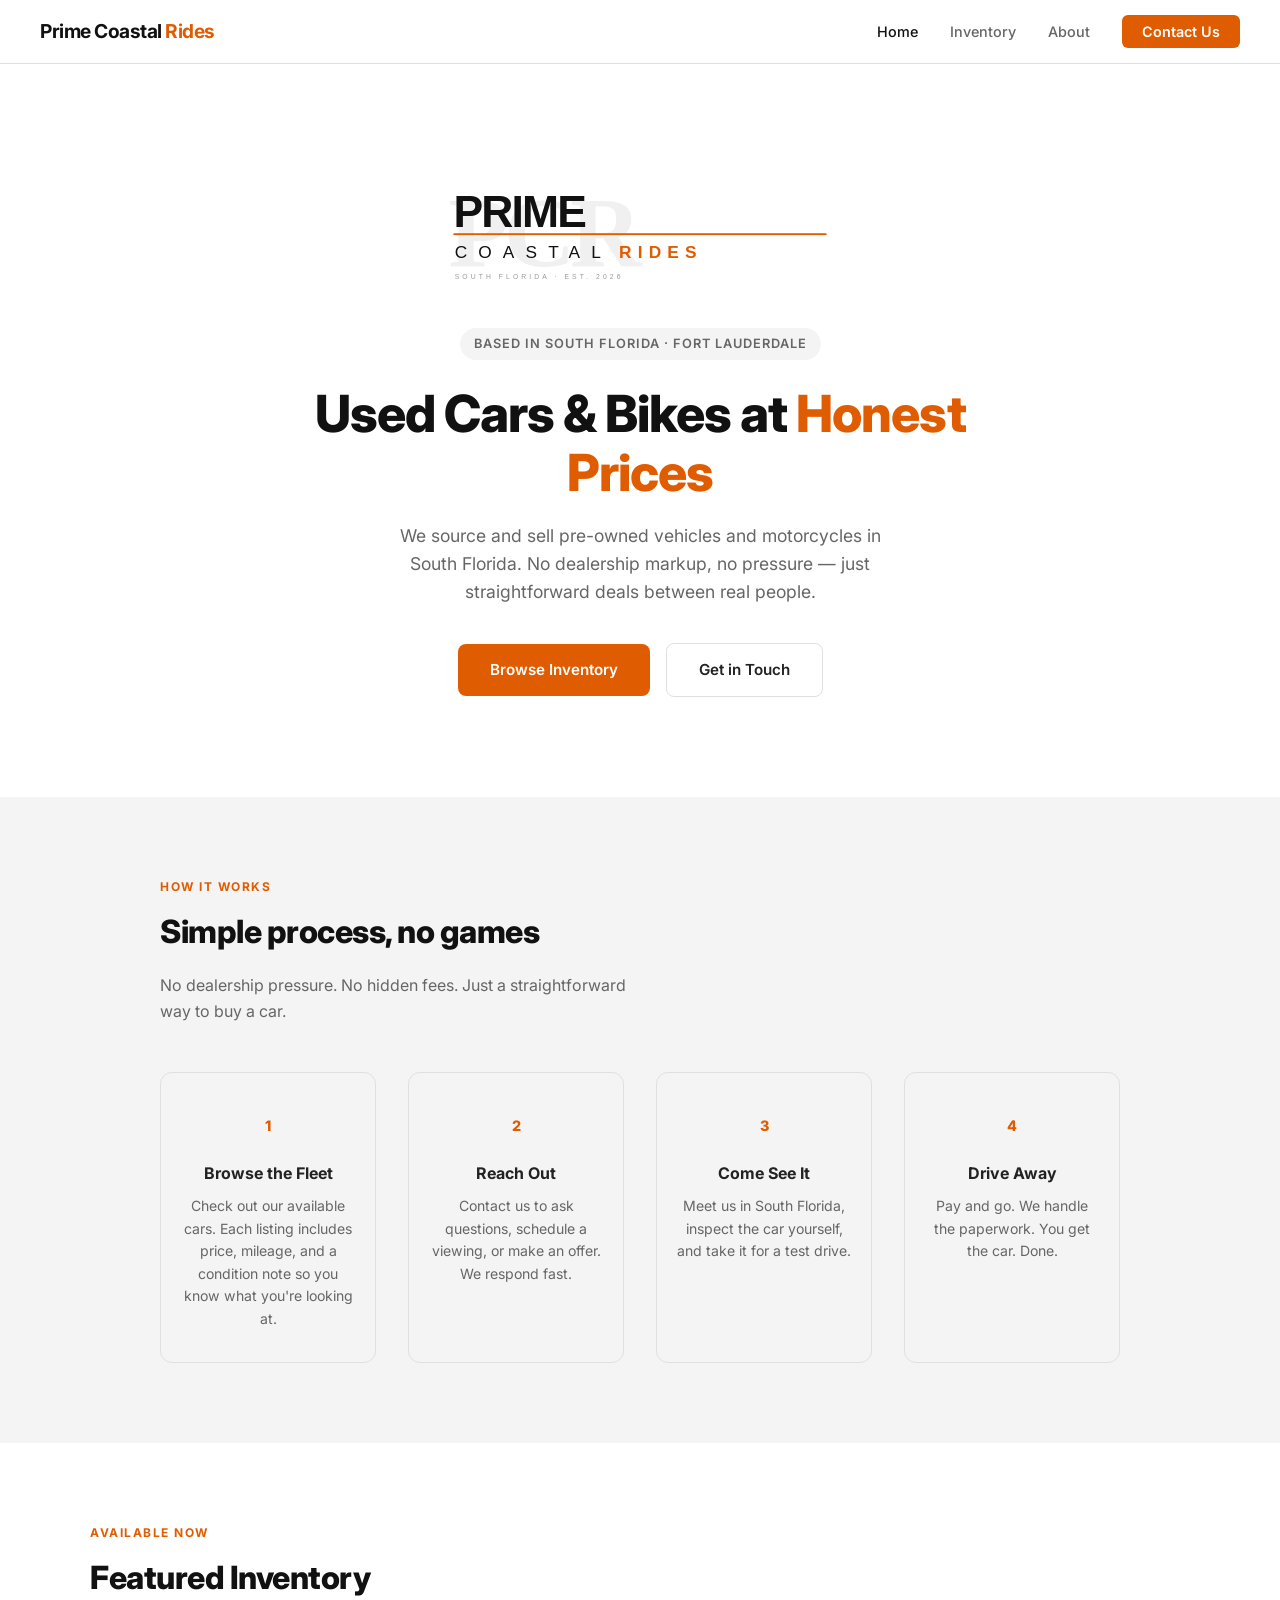
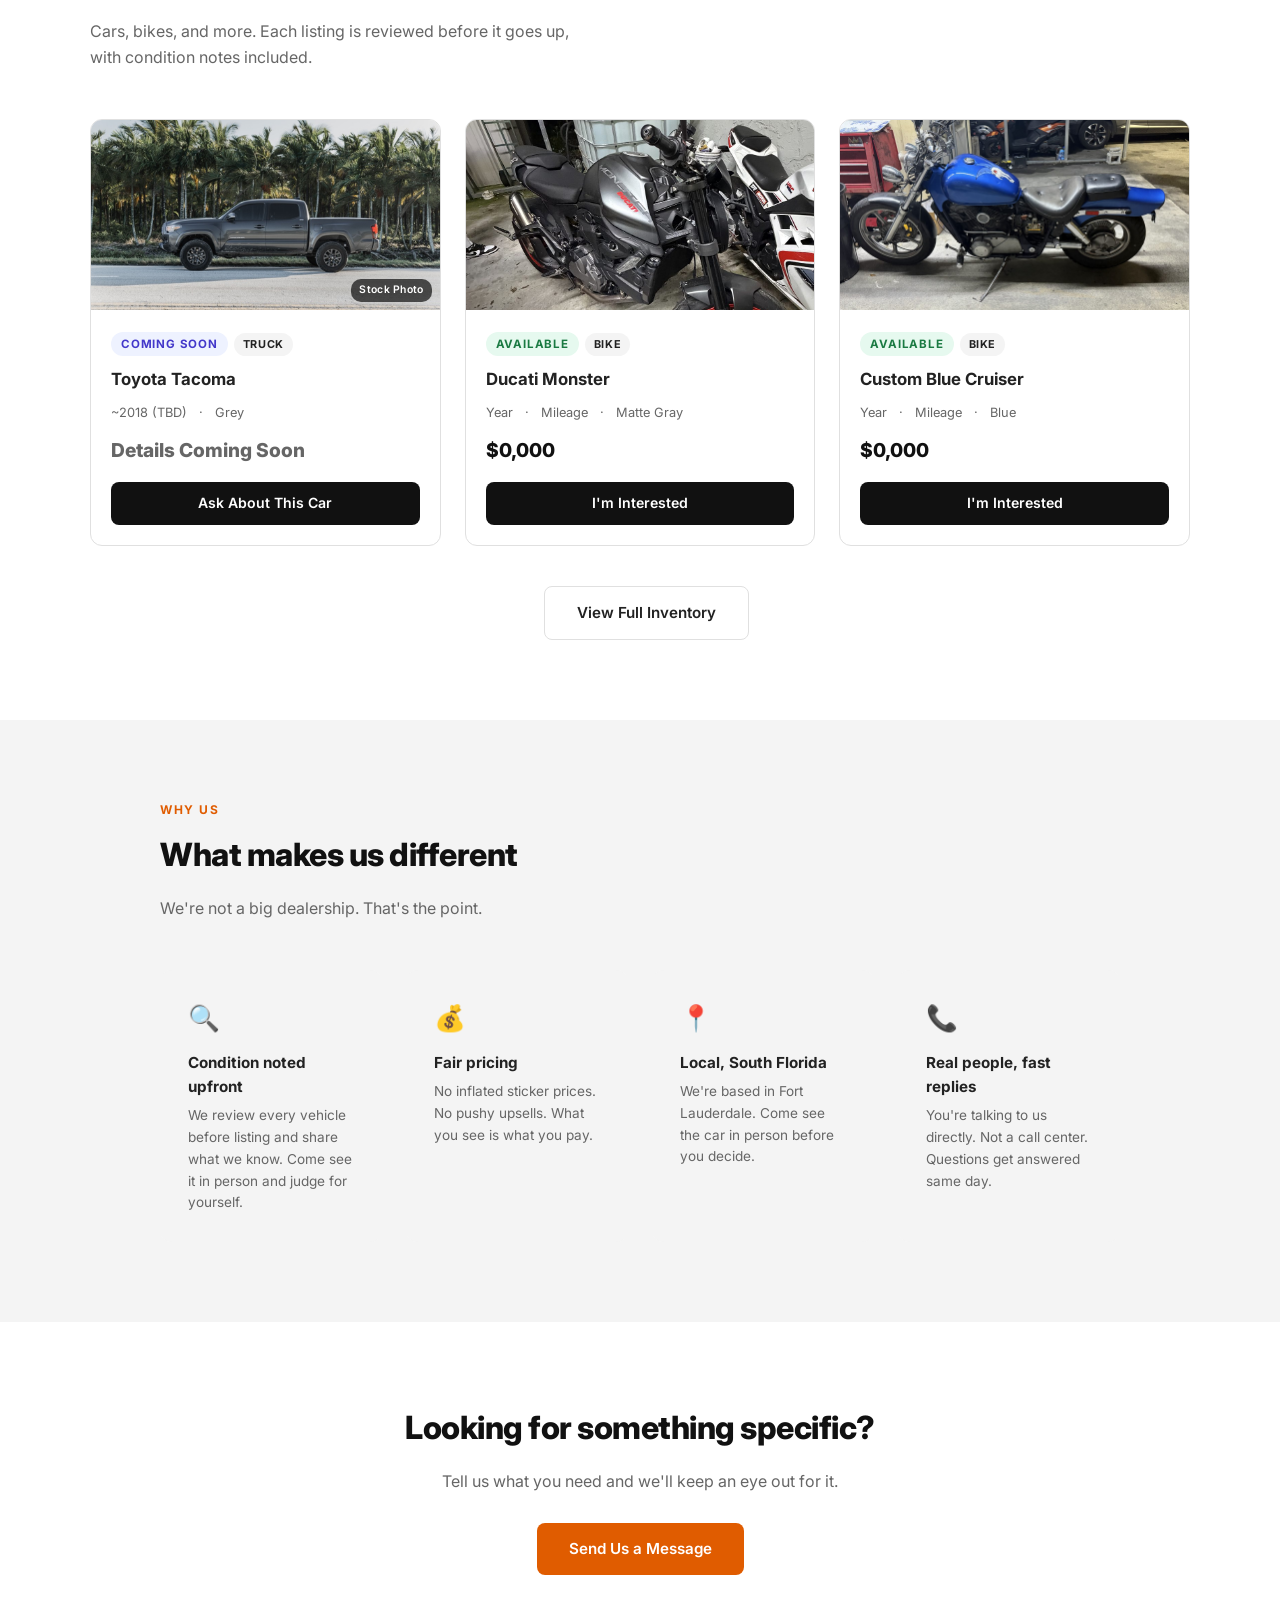
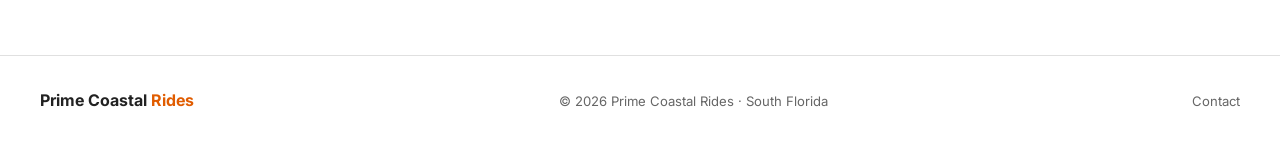
<file: index.html>
<!DOCTYPE html>
<html lang="en">
<head>
  <meta charset="UTF-8" />
  <meta name="viewport" content="width=device-width, initial-scale=1.0" />
  <title>Prime Coastal Rides — Used Cars & Bikes in South Florida</title>
  <link rel="stylesheet" href="styles.css" />
  <link rel="preconnect" href="https://fonts.googleapis.com" />
  <link href="https://fonts.googleapis.com/css2?family=Inter:wght@400;500;600;700;800&display=swap" rel="stylesheet" />
</head>
<body>

  <!-- NAV -->
  <nav>
    <a href="index.html" class="nav-logo">Prime Coastal<span> Rides</span></a>
    <input type="checkbox" id="nav-toggle" class="nav-toggle-input" />
    <label for="nav-toggle" class="nav-toggle" aria-label="Toggle menu"><span></span><span></span><span></span></label>
    <ul class="nav-links">
      <li><a href="index.html" class="active">Home</a></li>
      <li><a href="inventory.html">Inventory</a></li>
      <li><a href="about.html">About</a></li>
      <li><a href="contact.html" class="nav-cta">Contact Us</a></li>
    </ul>
  </nav>

  <!-- HERO -->
  <div class="hero">
    <img src="logo.svg" alt="Prime Coastal Rides" class="hero-logo" />
    <div class="hero-tag">Based in South Florida · Fort Lauderdale</div>
    <h1>Used Cars & Bikes at <span>Honest Prices</span></h1>
    <p>We source and sell pre-owned vehicles and motorcycles in South Florida. No dealership markup, no pressure — just straightforward deals between real people.</p>
    <a href="inventory.html" class="btn btn-primary">Browse Inventory</a>
    <a href="contact.html" class="btn btn-outline">Get in Touch</a>
  </div>

  <!-- HOW IT WORKS -->
  <section style="background: var(--light-gray);">
    <div class="steps">
      <div class="section-label">How it works</div>
      <div class="section-title">Simple process, no games</div>
      <p class="section-sub">No dealership pressure. No hidden fees. Just a straightforward way to buy a car.</p>
      <div class="steps-grid">
        <div class="step">
          <div class="step-num">1</div>
          <h3>Browse the Fleet</h3>
          <p>Check out our available cars. Each listing includes price, mileage, and a condition note so you know what you're looking at.</p>
        </div>
        <div class="step">
          <div class="step-num">2</div>
          <h3>Reach Out</h3>
          <p>Contact us to ask questions, schedule a viewing, or make an offer. We respond fast.</p>
        </div>
        <div class="step">
          <div class="step-num">3</div>
          <h3>Come See It</h3>
          <p>Meet us in South Florida, inspect the car yourself, and take it for a test drive.</p>
        </div>
        <div class="step">
          <div class="step-num">4</div>
          <h3>Drive Away</h3>
          <p>Pay and go. We handle the paperwork. You get the car. Done.</p>
        </div>
      </div>
    </div>
  </section>

  <!-- FEATURED INVENTORY -->
  <section>
    <div style="max-width: 1100px; margin: 0 auto;">
      <div class="section-label">Available now</div>
      <div class="section-title">Featured Inventory</div>
      <p class="section-sub">Cars, bikes, and more. Each listing is reviewed before it goes up, with condition notes included.</p>

      <div class="fleet-grid">

        <div class="car-card">
          <div class="car-img">
            <img src="images/toyota-tacoma-grey.jpg" alt="Grey Toyota Tacoma (stock photo)" style="width:100%; height:100%; object-fit:cover;" />
            <span class="stock-photo-tag">Stock Photo</span>
          </div>
          <div class="car-info">
            <span class="car-badge badge-coming-soon">Coming Soon</span><span class="type-tag">Truck</span>
            <h3>Toyota Tacoma</h3>
            <div class="car-specs">
              <span class="car-spec">~2018 (TBD)</span>
              <span class="car-spec">·</span>
              <span class="car-spec">Grey</span>
            </div>
            <div class="car-price" style="color: var(--gray);">Details Coming Soon</div>
            <a href="contact.html" class="car-cta">Ask About This Car</a>
          </div>
        </div>

        <div class="car-card">
          <div class="car-img"><img src="images/ducati-monster.jpg" alt="Ducati Monster" style="width:100%; height:100%; object-fit:cover;" /></div>
          <div class="car-info">
            <span class="car-badge badge-available">Available</span><span class="type-tag">Bike</span>
            <h3>Ducati Monster</h3>
            <div class="car-specs">
              <span class="car-spec">Year</span>
              <span class="car-spec">·</span>
              <span class="car-spec">Mileage</span>
              <span class="car-spec">·</span>
              <span class="car-spec">Matte Gray</span>
            </div>
            <div class="car-price">$0,000</div>
            <a href="contact.html" class="car-cta">I'm Interested</a>
          </div>
        </div>

        <div class="car-card">
          <div class="car-img"><img src="images/blue-cruiser.jpg" alt="Custom blue cruiser motorcycle" style="width:100%; height:100%; object-fit:cover;" /></div>
          <div class="car-info">
            <span class="car-badge badge-available">Available</span><span class="type-tag">Bike</span>
            <h3>Custom Blue Cruiser</h3>
            <div class="car-specs">
              <span class="car-spec">Year</span>
              <span class="car-spec">·</span>
              <span class="car-spec">Mileage</span>
              <span class="car-spec">·</span>
              <span class="car-spec">Blue</span>
            </div>
            <div class="car-price">$0,000</div>
            <a href="contact.html" class="car-cta">I'm Interested</a>
          </div>
        </div>

      </div>

      <div style="text-align:center; margin-top: 40px;">
        <a href="inventory.html" class="btn btn-outline">View Full Inventory</a>
      </div>
    </div>
  </section>

  <!-- WHY US -->
  <section style="background: var(--light-gray);">
    <div style="max-width: 960px; margin: 0 auto;">
      <div class="section-label">Why us</div>
      <div class="section-title">What makes us different</div>
      <p class="section-sub">We're not a big dealership. That's the point.</p>
      <div class="why-grid">
        <div class="why-card">
          <div class="why-icon">🔍</div>
          <h3>Condition noted upfront</h3>
          <p>We review every vehicle before listing and share what we know. Come see it in person and judge for yourself.</p>
        </div>
        <div class="why-card">
          <div class="why-icon">💰</div>
          <h3>Fair pricing</h3>
          <p>No inflated sticker prices. No pushy upsells. What you see is what you pay.</p>
        </div>
        <div class="why-card">
          <div class="why-icon">📍</div>
          <h3>Local, South Florida</h3>
          <p>We're based in Fort Lauderdale. Come see the car in person before you decide.</p>
        </div>
        <div class="why-card">
          <div class="why-icon">📞</div>
          <h3>Real people, fast replies</h3>
          <p>You're talking to us directly. Not a call center. Questions get answered same day.</p>
        </div>
      </div>
    </div>
  </section>

  <!-- CTA BANNER -->
  <section style="text-align: center; padding: 80px 40px;">
    <div class="section-title">Looking for something specific?</div>
    <p style="color: var(--gray); margin-bottom: 28px; font-size: 1rem;">Tell us what you need and we'll keep an eye out for it.</p>
    <a href="contact.html" class="btn btn-primary">Send Us a Message</a>
  </section>

  <!-- FOOTER -->
  <footer>
    <div class="footer-logo">Prime Coastal<span> Rides</span></div>
    <p>© 2026 Prime Coastal Rides · South Florida</p>
    <p><a href="contact.html" style="color: var(--gray);">Contact</a></p>
  </footer>

</body>
</html>
</file>
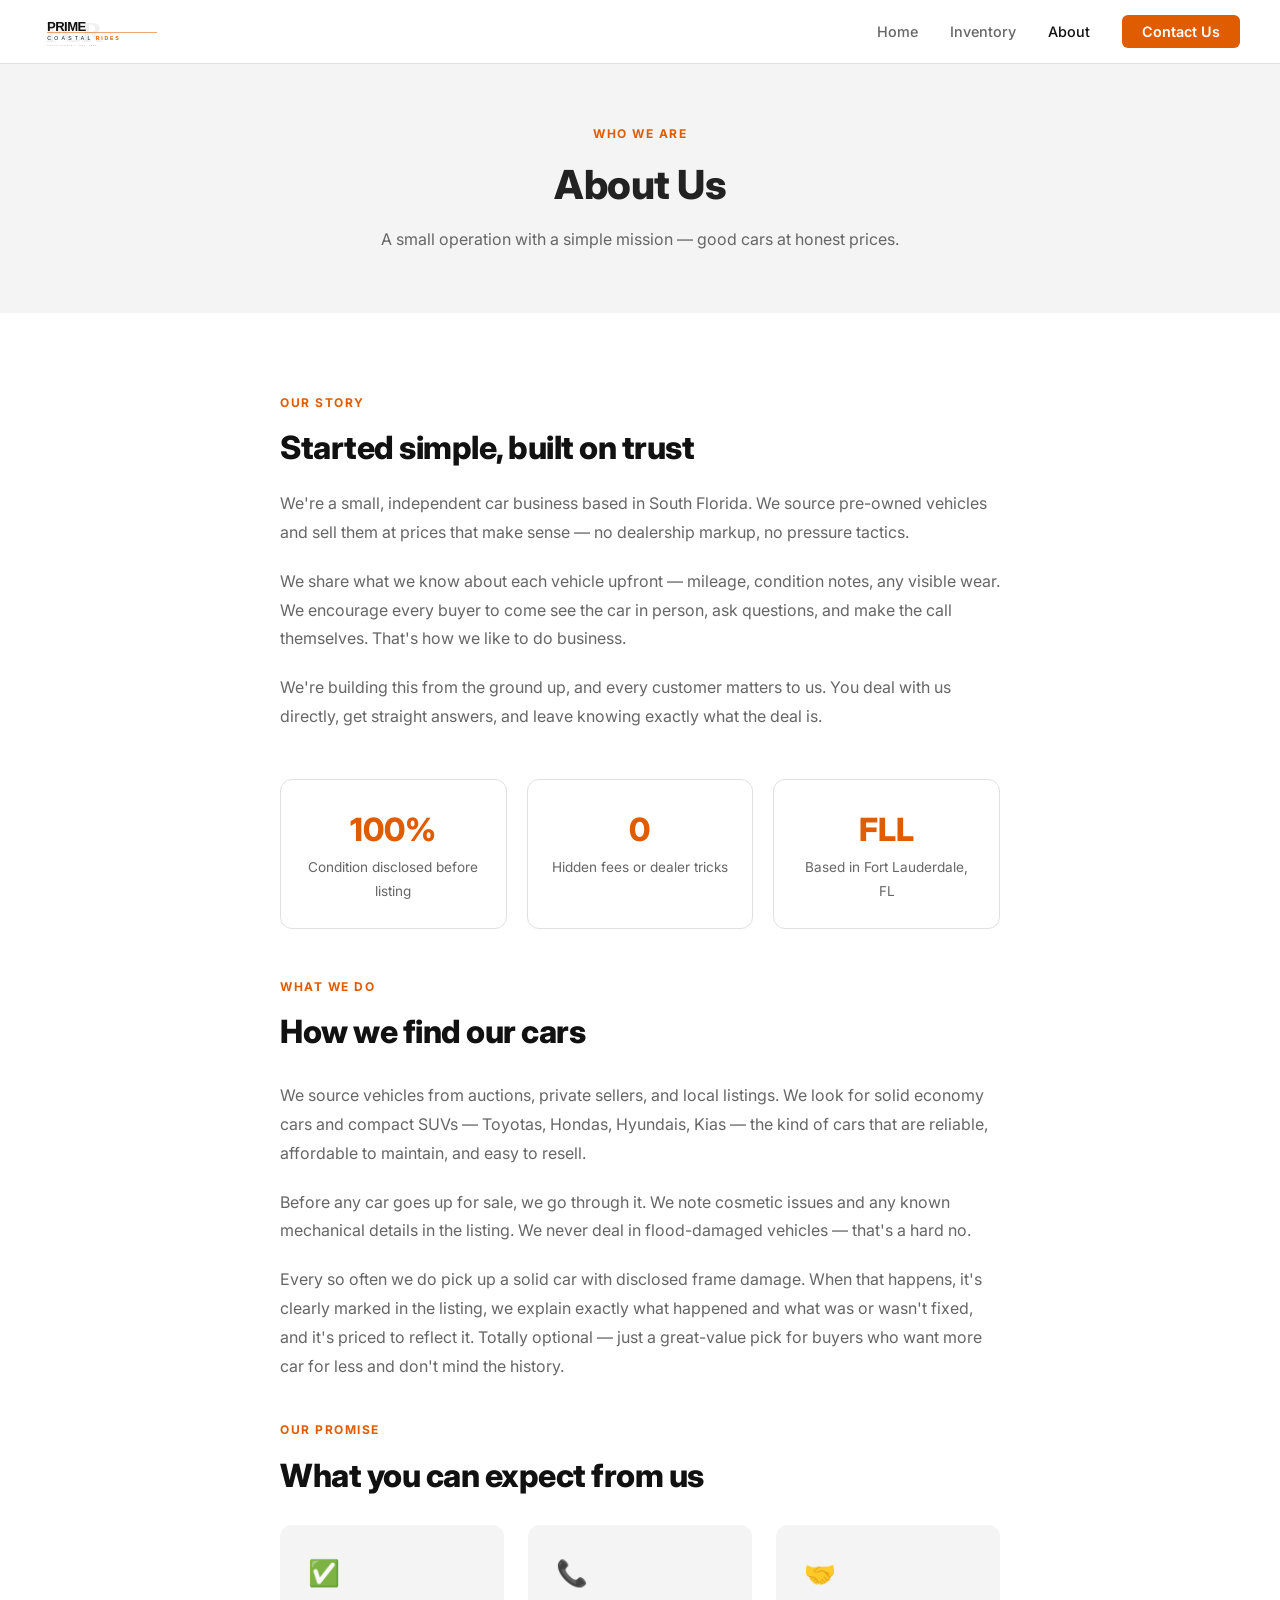
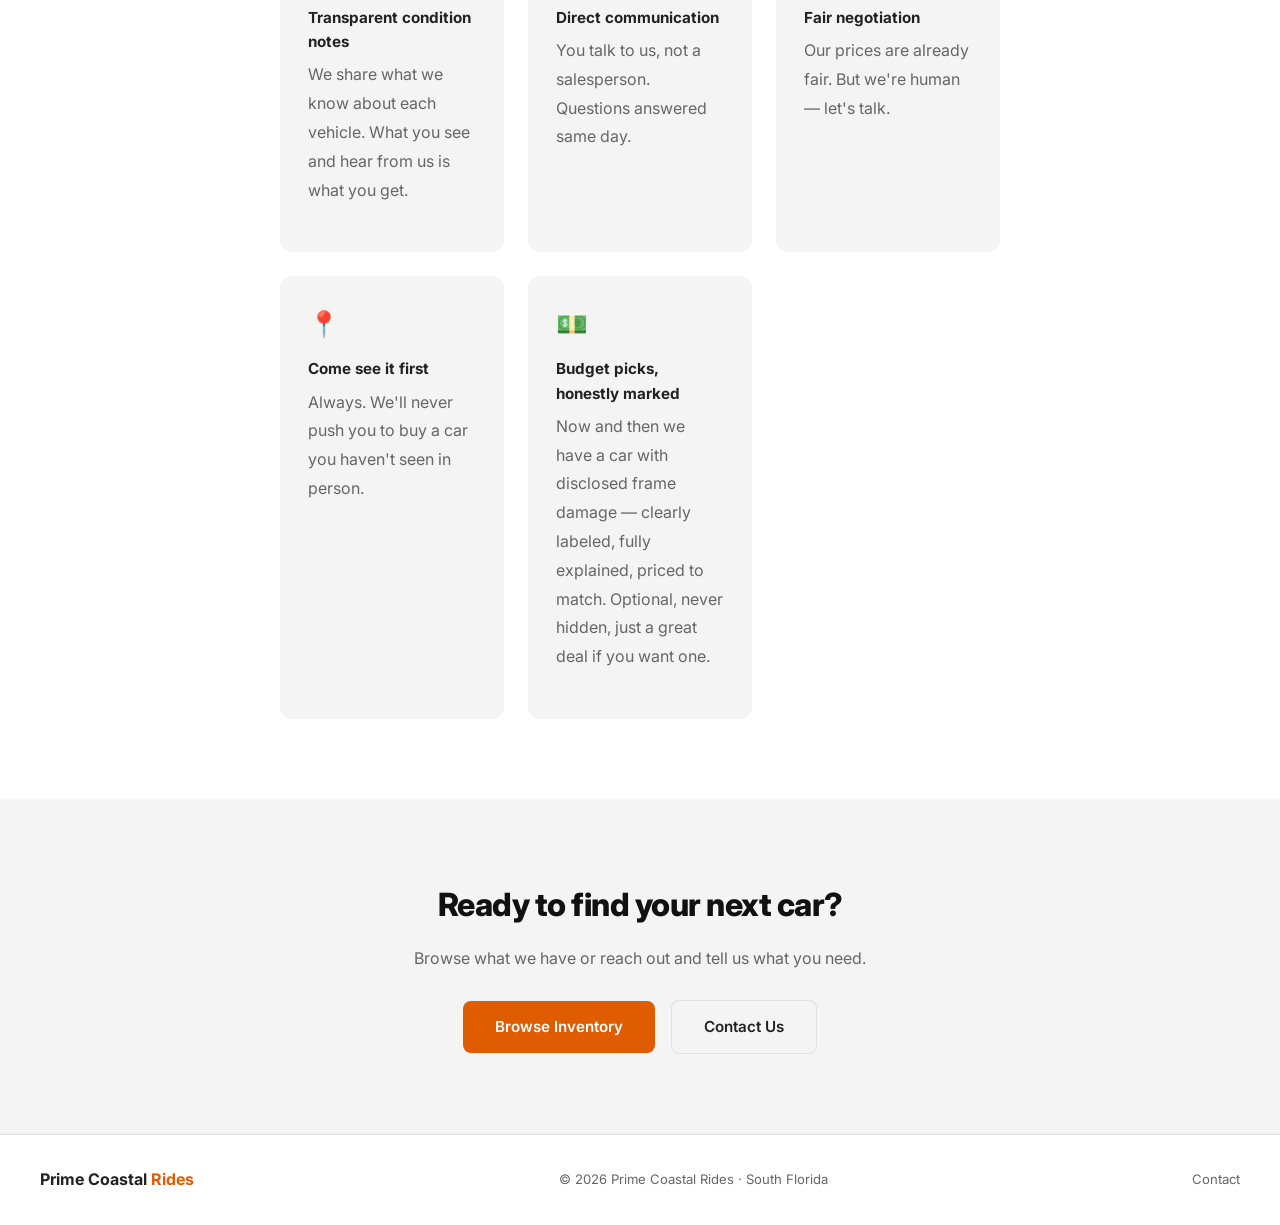
<file: about.html>
<!DOCTYPE html>
<html lang="en">
<head>
  <meta charset="UTF-8" />
  <meta name="viewport" content="width=device-width, initial-scale=1.0" />
  <title>About — Prime Coastal Rides</title>
  <link rel="stylesheet" href="styles.css" />
  <link rel="preconnect" href="https://fonts.googleapis.com" />
  <link href="https://fonts.googleapis.com/css2?family=Inter:wght@400;500;600;700;800&display=swap" rel="stylesheet" />
</head>
<body>

  <nav>
    <a href="index.html"><img src="logo.svg" alt="Prime Coastal Rides" class="nav-logo-img" /></a>
    <input type="checkbox" id="nav-toggle" class="nav-toggle-input" />
    <label for="nav-toggle" class="nav-toggle" aria-label="Toggle menu"><span></span><span></span><span></span></label>
    <ul class="nav-links">
      <li><a href="index.html">Home</a></li>
      <li><a href="inventory.html">Inventory</a></li>
      <li><a href="about.html" class="active">About</a></li>
      <li><a href="contact.html" class="nav-cta">Contact Us</a></li>
    </ul>
  </nav>

  <div class="page-header">
    <div class="section-label">Who we are</div>
    <h1>About Us</h1>
    <p>A small operation with a simple mission — good cars at honest prices.</p>
  </div>

  <section>
    <div class="about-content">
      <div class="section-label">Our story</div>
      <div class="section-title">Started simple, built on trust</div>

      <p>We're a small, independent car business based in South Florida. We source pre-owned vehicles and sell them at prices that make sense — no dealership markup, no pressure tactics.</p>

      <p>We share what we know about each vehicle upfront — mileage, condition notes, any visible wear. We encourage every buyer to come see the car in person, ask questions, and make the call themselves. That's how we like to do business.</p>

      <p>We're building this from the ground up, and every customer matters to us. You deal with us directly, get straight answers, and leave knowing exactly what the deal is.</p>

      <div class="about-highlights">
        <div class="highlight">
          <div class="highlight-num">100%</div>
          <p>Condition disclosed before listing</p>
        </div>
        <div class="highlight">
          <div class="highlight-num">0</div>
          <p>Hidden fees or dealer tricks</p>
        </div>
        <div class="highlight">
          <div class="highlight-num">FLL</div>
          <p>Based in Fort Lauderdale, FL</p>
        </div>
      </div>

      <div class="section-label">What we do</div>
      <div class="section-title" style="margin-bottom: 24px;">How we find our cars</div>

      <p>We source vehicles from auctions, private sellers, and local listings. We look for solid economy cars and compact SUVs — Toyotas, Hondas, Hyundais, Kias — the kind of cars that are reliable, affordable to maintain, and easy to resell.</p>

      <p>Before any car goes up for sale, we go through it. We note cosmetic issues and any known mechanical details in the listing. We never deal in flood-damaged vehicles — that's a hard no.</p>

      <p>Every so often we do pick up a solid car with disclosed frame damage. When that happens, it's clearly marked in the listing, we explain exactly what happened and what was or wasn't fixed, and it's priced to reflect it. Totally optional — just a great-value pick for buyers who want more car for less and don't mind the history.</p>

      <div class="section-label" style="margin-top: 40px;">Our promise</div>
      <div class="section-title" style="margin-bottom: 24px;">What you can expect from us</div>

      <div class="why-grid" style="margin-top: 0;">
        <div class="why-card">
          <div class="why-icon">✅</div>
          <h3>Transparent condition notes</h3>
          <p>We share what we know about each vehicle. What you see and hear from us is what you get.</p>
        </div>
        <div class="why-card">
          <div class="why-icon">📞</div>
          <h3>Direct communication</h3>
          <p>You talk to us, not a salesperson. Questions answered same day.</p>
        </div>
        <div class="why-card">
          <div class="why-icon">🤝</div>
          <h3>Fair negotiation</h3>
          <p>Our prices are already fair. But we're human — let's talk.</p>
        </div>
        <div class="why-card">
          <div class="why-icon">📍</div>
          <h3>Come see it first</h3>
          <p>Always. We'll never push you to buy a car you haven't seen in person.</p>
        </div>
        <div class="why-card">
          <div class="why-icon">💵</div>
          <h3>Budget picks, honestly marked</h3>
          <p>Now and then we have a car with disclosed frame damage — clearly labeled, fully explained, priced to match. Optional, never hidden, just a great deal if you want one.</p>
        </div>
      </div>
    </div>
  </section>

  <!-- CTA -->
  <section style="background: var(--light-gray); text-align: center;">
    <div class="section-title">Ready to find your next car?</div>
    <p style="color: var(--gray); margin-bottom: 28px;">Browse what we have or reach out and tell us what you need.</p>
    <a href="inventory.html" class="btn btn-primary">Browse Inventory</a>
    <a href="contact.html" class="btn btn-outline">Contact Us</a>
  </section>

  <footer>
    <div class="footer-logo">Prime Coastal<span> Rides</span></div>
    <p>© 2026 Prime Coastal Rides · South Florida</p>
    <p><a href="contact.html" style="color: var(--gray);">Contact</a></p>
  </footer>

</body>
</html>
</file>
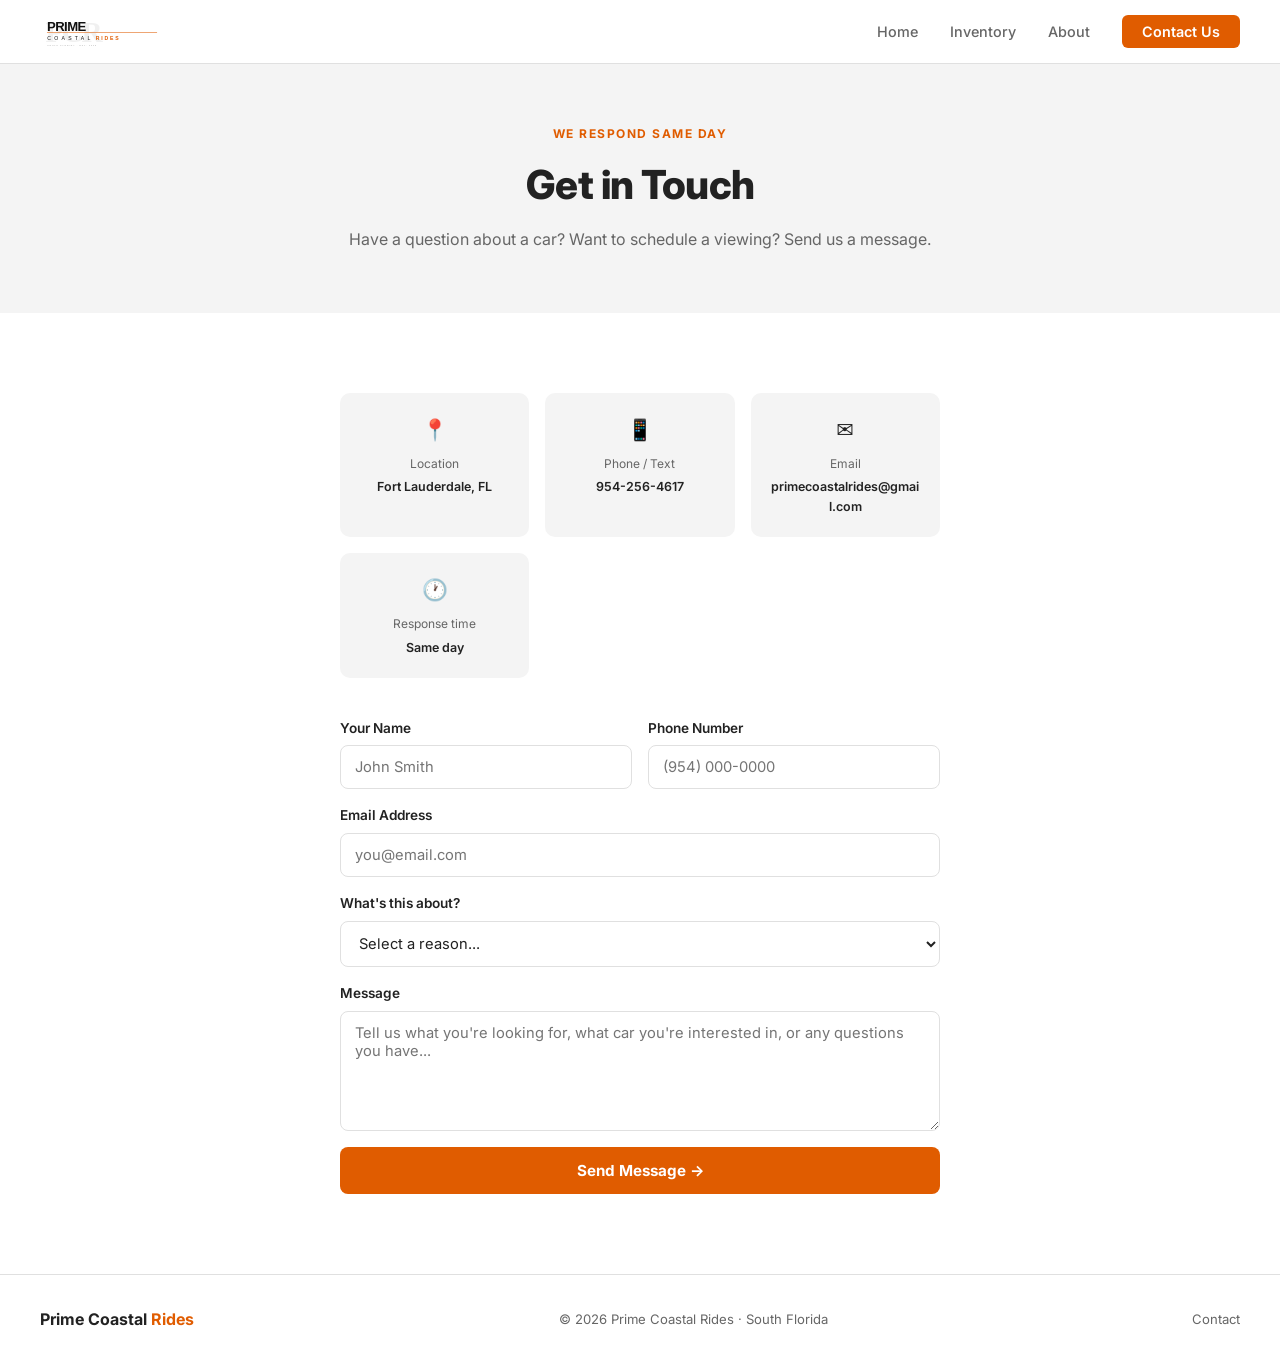
<file: contact.html>
<!DOCTYPE html>
<html lang="en">
<head>
  <meta charset="UTF-8" />
  <meta name="viewport" content="width=device-width, initial-scale=1.0" />
  <title>Contact — Prime Coastal Rides</title>
  <link rel="stylesheet" href="styles.css" />
  <link rel="preconnect" href="https://fonts.googleapis.com" />
  <link href="https://fonts.googleapis.com/css2?family=Inter:wght@400;500;600;700;800&display=swap" rel="stylesheet" />
</head>
<body>

  <nav>
    <a href="index.html"><img src="logo.svg" alt="Prime Coastal Rides" class="nav-logo-img" /></a>
    <input type="checkbox" id="nav-toggle" class="nav-toggle-input" />
    <label for="nav-toggle" class="nav-toggle" aria-label="Toggle menu"><span></span><span></span><span></span></label>
    <ul class="nav-links">
      <li><a href="index.html">Home</a></li>
      <li><a href="inventory.html">Inventory</a></li>
      <li><a href="about.html">About</a></li>
      <li><a href="contact.html" class="nav-cta active">Contact Us</a></li>
    </ul>
  </nav>

  <div class="page-header">
    <div class="section-label">We respond same day</div>
    <h1>Get in Touch</h1>
    <p>Have a question about a car? Want to schedule a viewing? Send us a message.</p>
  </div>

  <section>
    <div class="contact-wrap">

      <!-- Contact info -->
      <div class="contact-info">
        <div class="contact-item">
          <div class="ci-icon">📍</div>
          <div class="ci-label">Location</div>
          <div class="ci-value">Fort Lauderdale, FL</div>
        </div>
        <div class="contact-item">
          <div class="ci-icon">📱</div>
          <div class="ci-label">Phone / Text</div>
          <div class="ci-value">954-256-4617</div>
        </div>
        <div class="contact-item">
          <div class="ci-icon">✉️</div>
          <div class="ci-label">Email</div>
          <div class="ci-value">primecoastalrides@gmail.com</div>
        </div>
        <div class="contact-item">
          <div class="ci-icon">🕐</div>
          <div class="ci-label">Response time</div>
          <div class="ci-value">Same day</div>
        </div>
      </div>

      <!-- Form -->
      <form class="contact-form" action="https://formspree.io/f/xjgqaqzd" method="POST">
        <div class="form-row">
          <div class="form-group">
            <label for="name">Your Name</label>
            <input type="text" id="name" placeholder="John Smith" required />
          </div>
          <div class="form-group">
            <label for="phone">Phone Number</label>
            <input type="tel" id="phone" placeholder="(954) 000-0000" />
          </div>
        </div>

        <div class="form-group">
          <label for="email">Email Address</label>
          <input type="email" id="email" placeholder="you@email.com" required />
        </div>

        <div class="form-group">
          <label for="subject">What's this about?</label>
          <select id="subject">
            <option value="">Select a reason...</option>
            <option value="interested">I'm interested in a specific car</option>
            <option value="interested-bike">I'm interested in a specific bike</option>
            <option value="request">I'm looking for a specific car or bike</option>
            <option value="viewing">I want to schedule a viewing</option>
            <option value="question">General question</option>
            <option value="other">Other</option>
          </select>
        </div>

        <div class="form-group">
          <label for="message">Message</label>
          <textarea id="message" placeholder="Tell us what you're looking for, what car you're interested in, or any questions you have..." required></textarea>
        </div>

        <button type="submit" class="form-submit">Send Message →</button>

      </form>

    </div>
  </section>

  <footer>
    <div class="footer-logo">Prime Coastal<span> Rides</span></div>
    <p>© 2026 Prime Coastal Rides · South Florida</p>
    <p><a href="contact.html" style="color: var(--gray);">Contact</a></p>
  </footer>


</body>
</html>
</file>
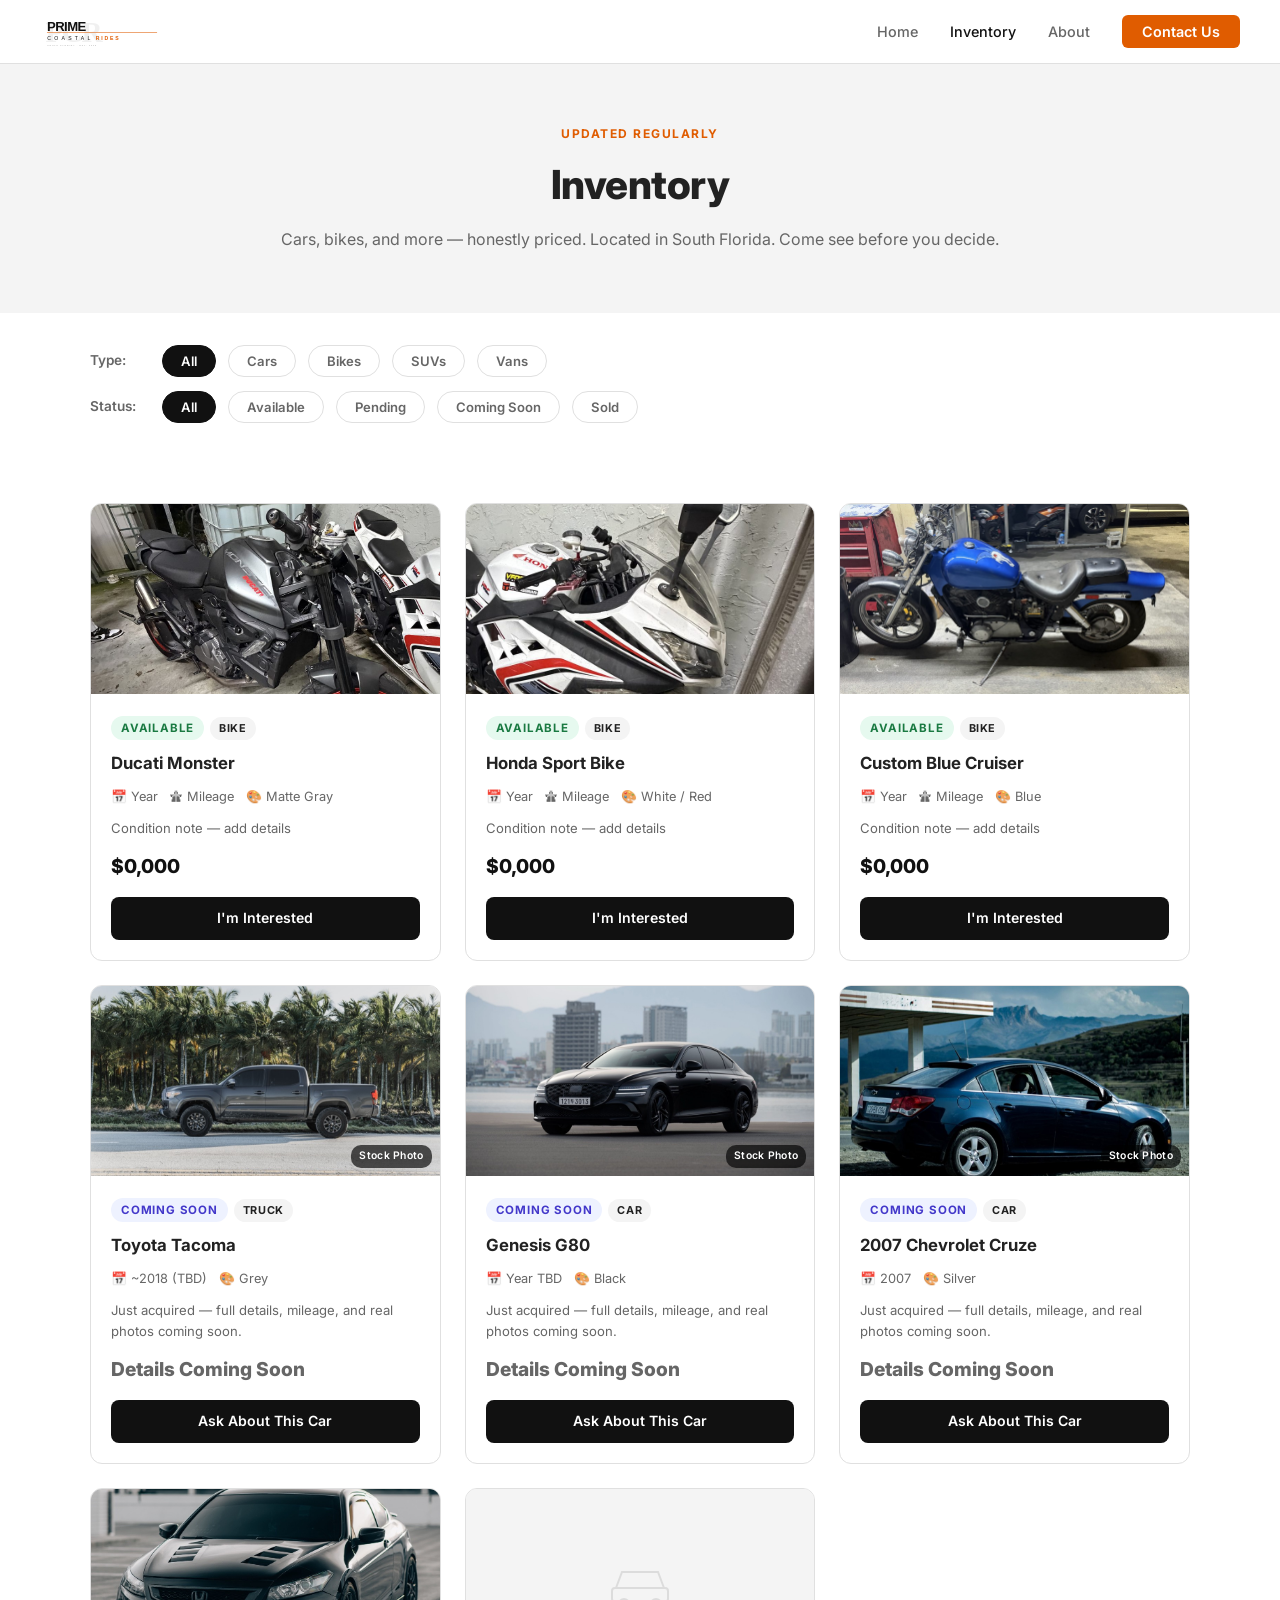
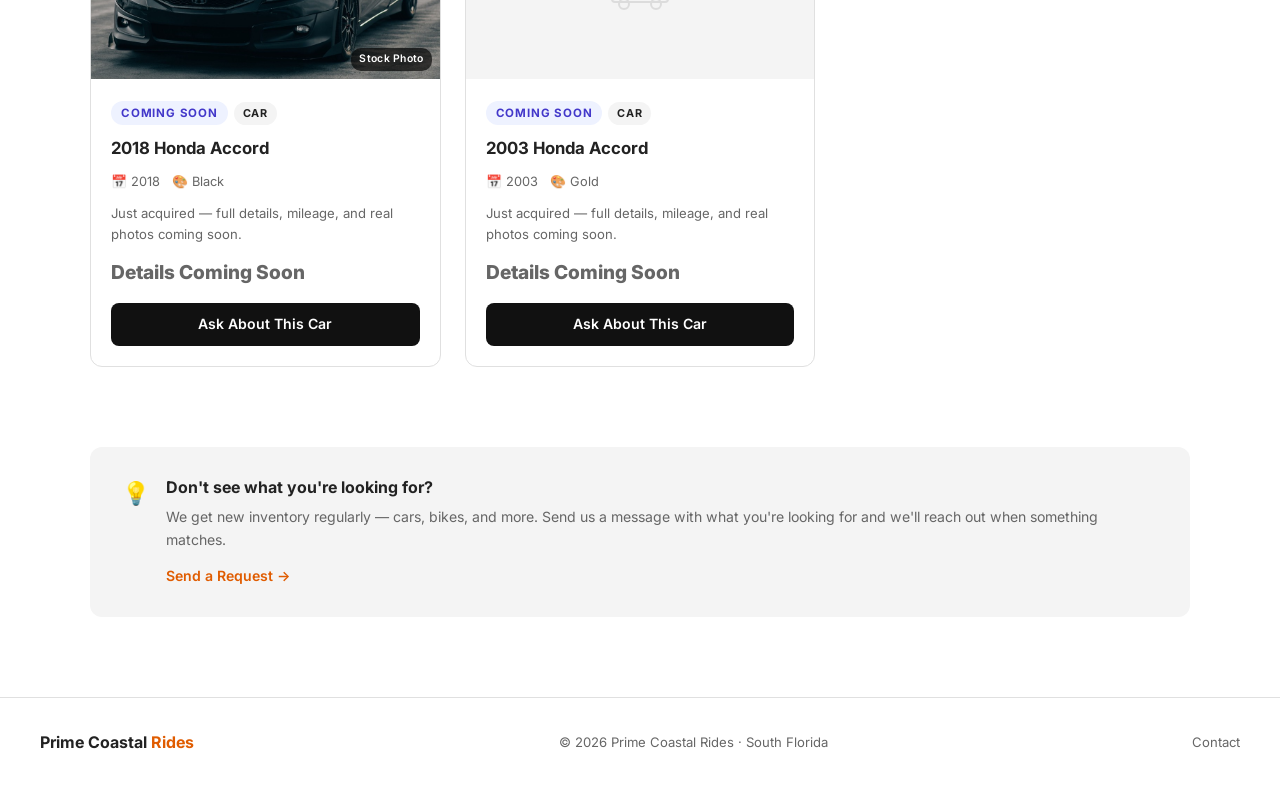
<file: inventory.html>
<!DOCTYPE html>
<html lang="en">
<head>
  <meta charset="UTF-8" />
  <meta name="viewport" content="width=device-width, initial-scale=1.0" />
  <title>Inventory — Prime Coastal Rides</title>
  <link rel="stylesheet" href="styles.css" />
  <link rel="preconnect" href="https://fonts.googleapis.com" />
  <link href="https://fonts.googleapis.com/css2?family=Inter:wght@400;500;600;700;800&display=swap" rel="stylesheet" />
</head>
<body>

  <nav>
    <a href="index.html"><img src="logo.svg" alt="Prime Coastal Rides" class="nav-logo-img" /></a>
    <input type="checkbox" id="nav-toggle" class="nav-toggle-input" />
    <label for="nav-toggle" class="nav-toggle" aria-label="Toggle menu"><span></span><span></span><span></span></label>
    <ul class="nav-links">
      <li><a href="index.html">Home</a></li>
      <li><a href="inventory.html" class="active">Inventory</a></li>
      <li><a href="about.html">About</a></li>
      <li><a href="contact.html" class="nav-cta">Contact Us</a></li>
    </ul>
  </nav>

  <div class="page-header">
    <div class="section-label">Updated regularly</div>
    <h1>Inventory</h1>
    <p>Cars, bikes, and more — honestly priced. Located in South Florida. Come see before you decide.</p>
  </div>

  <!-- FILTERS -->
  <section style="padding: 32px 40px 0;">
    <div style="max-width: 1100px; margin: 0 auto; display: flex; flex-direction: column; gap: 14px;">
      <div style="display: flex; gap: 12px; flex-wrap: wrap; align-items: center;">
        <span style="font-size: 0.85rem; font-weight: 600; color: var(--gray); width: 60px;">Type:</span>
        <button onclick="setCategory('all')" class="filter-btn cat-btn active" id="cat-all">All</button>
        <button onclick="setCategory('car')" class="filter-btn cat-btn" id="cat-car">Cars</button>
        <button onclick="setCategory('bike')" class="filter-btn cat-btn" id="cat-bike">Bikes</button>
        <button onclick="setCategory('suv')" class="filter-btn cat-btn" id="cat-suv">SUVs</button>
        <button onclick="setCategory('van')" class="filter-btn cat-btn" id="cat-van">Vans</button>
      </div>
      <div style="display: flex; gap: 12px; flex-wrap: wrap; align-items: center;">
        <span style="font-size: 0.85rem; font-weight: 600; color: var(--gray); width: 60px;">Status:</span>
        <button onclick="setStatus('all')" class="filter-btn stat-btn active" id="stat-all">All</button>
        <button onclick="setStatus('available')" class="filter-btn stat-btn" id="stat-available">Available</button>
        <button onclick="setStatus('pending')" class="filter-btn stat-btn" id="stat-pending">Pending</button>
        <button onclick="setStatus('coming-soon')" class="filter-btn stat-btn" id="stat-coming-soon">Coming Soon</button>
        <button onclick="setStatus('sold')" class="filter-btn stat-btn" id="stat-sold">Sold</button>
      </div>
    </div>
  </section>

  <style>
    .filter-btn {
      padding: 7px 18px;
      border: 1.5px solid var(--border);
      border-radius: 20px;
      background: var(--white);
      font-family: var(--font);
      font-size: 0.82rem;
      font-weight: 600;
      cursor: pointer;
      color: var(--gray);
      transition: all 0.2s;
    }
    .filter-btn.active, .filter-btn:hover {
      background: var(--black);
      color: var(--white);
      border-color: var(--black);
    }
  </style>

  <section>
    <div class="fleet-grid" id="inventory-grid" style="max-width: 1100px; margin: 0 auto;">

      <!-- BIKES -->
      <div class="car-card" data-category="bike" data-status="available">
        <div class="car-img">
          <img src="images/ducati-monster.jpg" alt="Ducati Monster" />
        </div>
        <div class="car-info">
          <span class="car-badge badge-available">Available</span><span class="type-tag">Bike</span>
          <h3>Ducati Monster</h3>
          <div class="car-specs">
            <span class="car-spec">📅 Year</span>
            <span class="car-spec">🛣 Mileage</span>
            <span class="car-spec">🎨 Matte Gray</span>
          </div>
          <div style="font-size:0.82rem; color: var(--gray); margin-top: 8px;">Condition note — add details</div>
          <div class="car-price">$0,000</div>
          <a href="contact.html" class="car-cta">I'm Interested</a>
        </div>
      </div>

      <div class="car-card" data-category="bike" data-status="available">
        <div class="car-img">
          <img src="images/honda-cbr.jpg" alt="Honda sport bike" />
        </div>
        <div class="car-info">
          <span class="car-badge badge-available">Available</span><span class="type-tag">Bike</span>
          <h3>Honda Sport Bike</h3>
          <div class="car-specs">
            <span class="car-spec">📅 Year</span>
            <span class="car-spec">🛣 Mileage</span>
            <span class="car-spec">🎨 White / Red</span>
          </div>
          <div style="font-size:0.82rem; color: var(--gray); margin-top: 8px;">Condition note — add details</div>
          <div class="car-price">$0,000</div>
          <a href="contact.html" class="car-cta">I'm Interested</a>
        </div>
      </div>

      <div class="car-card" data-category="bike" data-status="available">
        <div class="car-img">
          <img src="images/blue-cruiser.jpg" alt="Blue cruiser motorcycle" />
        </div>
        <div class="car-info">
          <span class="car-badge badge-available">Available</span><span class="type-tag">Bike</span>
          <h3>Custom Blue Cruiser</h3>
          <div class="car-specs">
            <span class="car-spec">📅 Year</span>
            <span class="car-spec">🛣 Mileage</span>
            <span class="car-spec">🎨 Blue</span>
          </div>
          <div style="font-size:0.82rem; color: var(--gray); margin-top: 8px;">Condition note — add details</div>
          <div class="car-price">$0,000</div>
          <a href="contact.html" class="car-cta">I'm Interested</a>
        </div>
      </div>

      <!-- COMING SOON — FROM IMPOUND -->
      <div class="car-card" data-category="car" data-status="coming-soon">
        <div class="car-img">
          <img src="images/toyota-tacoma-grey.jpg" alt="Grey Toyota Tacoma (stock photo)" style="width:100%; height:100%; object-fit:cover;" />
          <span class="stock-photo-tag">Stock Photo</span>
        </div>
        <div class="car-info">
          <span class="car-badge badge-coming-soon">Coming Soon</span><span class="type-tag">Truck</span>
          <h3>Toyota Tacoma</h3>
          <div class="car-specs">
            <span class="car-spec">📅 ~2018 (TBD)</span>
            <span class="car-spec">🎨 Grey</span>
          </div>
          <div style="font-size:0.82rem; color: var(--gray); margin-top: 8px;">
            Just acquired — full details, mileage, and real photos coming soon.
          </div>
          <div class="car-price" style="color: var(--gray);">Details Coming Soon</div>
          <a href="contact.html" class="car-cta">Ask About This Car</a>
        </div>
      </div>

      <div class="car-card" data-category="car" data-status="coming-soon">
        <div class="car-img">
          <img src="images/genesis-g80-black.jpg" alt="Black Genesis G80 (stock photo)" style="width:100%; height:100%; object-fit:cover;" />
          <span class="stock-photo-tag">Stock Photo</span>
        </div>
        <div class="car-info">
          <span class="car-badge badge-coming-soon">Coming Soon</span><span class="type-tag">Car</span>
          <h3>Genesis G80</h3>
          <div class="car-specs">
            <span class="car-spec">📅 Year TBD</span>
            <span class="car-spec">🎨 Black</span>
          </div>
          <div style="font-size:0.82rem; color: var(--gray); margin-top: 8px;">
            Just acquired — full details, mileage, and real photos coming soon.
          </div>
          <div class="car-price" style="color: var(--gray);">Details Coming Soon</div>
          <a href="contact.html" class="car-cta">Ask About This Car</a>
        </div>
      </div>

      <div class="car-card" data-category="car" data-status="coming-soon">
        <div class="car-img">
          <img src="images/chevy-cruze-silver.jpg" alt="Chevrolet Cruze, dark color shown — actual car is silver (stock photo)" style="width:100%; height:100%; object-fit:cover;" />
          <span class="stock-photo-tag">Stock Photo</span>
        </div>
        <div class="car-info">
          <span class="car-badge badge-coming-soon">Coming Soon</span><span class="type-tag">Car</span>
          <h3>2007 Chevrolet Cruze</h3>
          <div class="car-specs">
            <span class="car-spec">📅 2007</span>
            <span class="car-spec">🎨 Silver</span>
          </div>
          <div style="font-size:0.82rem; color: var(--gray); margin-top: 8px;">
            Just acquired — full details, mileage, and real photos coming soon.
          </div>
          <div class="car-price" style="color: var(--gray);">Details Coming Soon</div>
          <a href="contact.html" class="car-cta">Ask About This Car</a>
        </div>
      </div>

      <div class="car-card" data-category="car" data-status="coming-soon">
        <div class="car-img">
          <img src="images/honda-accord-black-2018.jpg" alt="Black Honda Accord (stock photo)" style="width:100%; height:100%; object-fit:cover;" />
          <span class="stock-photo-tag">Stock Photo</span>
        </div>
        <div class="car-info">
          <span class="car-badge badge-coming-soon">Coming Soon</span><span class="type-tag">Car</span>
          <h3>2018 Honda Accord</h3>
          <div class="car-specs">
            <span class="car-spec">📅 2018</span>
            <span class="car-spec">🎨 Black</span>
          </div>
          <div style="font-size:0.82rem; color: var(--gray); margin-top: 8px;">
            Just acquired — full details, mileage, and real photos coming soon.
          </div>
          <div class="car-price" style="color: var(--gray);">Details Coming Soon</div>
          <a href="contact.html" class="car-cta">Ask About This Car</a>
        </div>
      </div>

      <div class="car-card" data-category="car" data-status="coming-soon">
        <div class="car-img">
          <svg viewBox="0 0 64 64" fill="none" xmlns="http://www.w3.org/2000/svg">
            <path d="M8 36l6-16h36l6 16" stroke="#999" stroke-width="2"/>
            <rect x="4" y="36" width="56" height="14" rx="3" stroke="#999" stroke-width="2"/>
            <circle cx="16" cy="52" r="5" stroke="#999" stroke-width="2"/>
            <circle cx="48" cy="52" r="5" stroke="#999" stroke-width="2"/>
          </svg>
        </div>
        <div class="car-info">
          <span class="car-badge badge-coming-soon">Coming Soon</span><span class="type-tag">Car</span>
          <h3>2003 Honda Accord</h3>
          <div class="car-specs">
            <span class="car-spec">📅 2003</span>
            <span class="car-spec">🎨 Gold</span>
          </div>
          <div style="font-size:0.82rem; color: var(--gray); margin-top: 8px;">
            Just acquired — full details, mileage, and real photos coming soon.
          </div>
          <div class="car-price" style="color: var(--gray);">Details Coming Soon</div>
          <a href="contact.html" class="car-cta">Ask About This Car</a>
        </div>
      </div>

    </div>

      <!-- Empty state -->
    <div id="empty-state" style="display:none; text-align:center; padding: 60px 20px; color: var(--gray);">
      <div style="font-size: 2rem; margin-bottom: 12px;">🔍</div>
      <p>Nothing in this category right now. Check back soon or <a href="contact.html" style="color: var(--accent);">contact us</a>.</p>
    </div>
  </section>

  <!-- NOTE BOX -->
  <section style="padding: 0 40px 80px;">
    <div style="max-width: 1100px; margin: 0 auto; background: var(--light-gray); border-radius: 12px; padding: 28px 32px; display: flex; gap: 16px; align-items: flex-start;">
      <div style="font-size: 1.4rem;">💡</div>
      <div>
        <div style="font-weight: 700; margin-bottom: 6px;">Don't see what you're looking for?</div>
        <p style="font-size: 0.88rem; color: var(--gray); margin: 0;">We get new inventory regularly — cars, bikes, and more. Send us a message with what you're looking for and we'll reach out when something matches.</p>
        <a href="contact.html" style="display:inline-block; margin-top: 14px; font-size: 0.88rem; font-weight: 600; color: var(--accent);">Send a Request →</a>
      </div>
    </div>
  </section>

  <footer>
    <div class="footer-logo">Prime Coastal<span> Rides</span></div>
    <p>© 2026 Prime Coastal Rides · South Florida</p>
    <p><a href="contact.html" style="color: var(--gray);">Contact</a></p>
  </footer>

  <script>
    let currentCategory = 'all';
    let currentStatus = 'all';

    function setCategory(cat) {
      currentCategory = cat;
      document.querySelectorAll('.cat-btn').forEach(b => b.classList.remove('active'));
      document.getElementById('cat-' + cat).classList.add('active');
      applyFilters();
    }

    function setStatus(status) {
      currentStatus = status;
      document.querySelectorAll('.stat-btn').forEach(b => b.classList.remove('active'));
      document.getElementById('stat-' + status).classList.add('active');
      applyFilters();
    }

    function applyFilters() {
      const cards = document.querySelectorAll('.car-card');
      let visible = 0;
      cards.forEach(card => {
        const matchesCategory = currentCategory === 'all' || card.dataset.category === currentCategory;
        const matchesStatus = currentStatus === 'all' || card.dataset.status === currentStatus;
        if (matchesCategory && matchesStatus) {
          card.style.display = '';
          visible++;
        } else {
          card.style.display = 'none';
        }
      });
      document.getElementById('empty-state').style.display = visible === 0 ? 'block' : 'none';
    }
  </script>

</body>
</html>
</file>
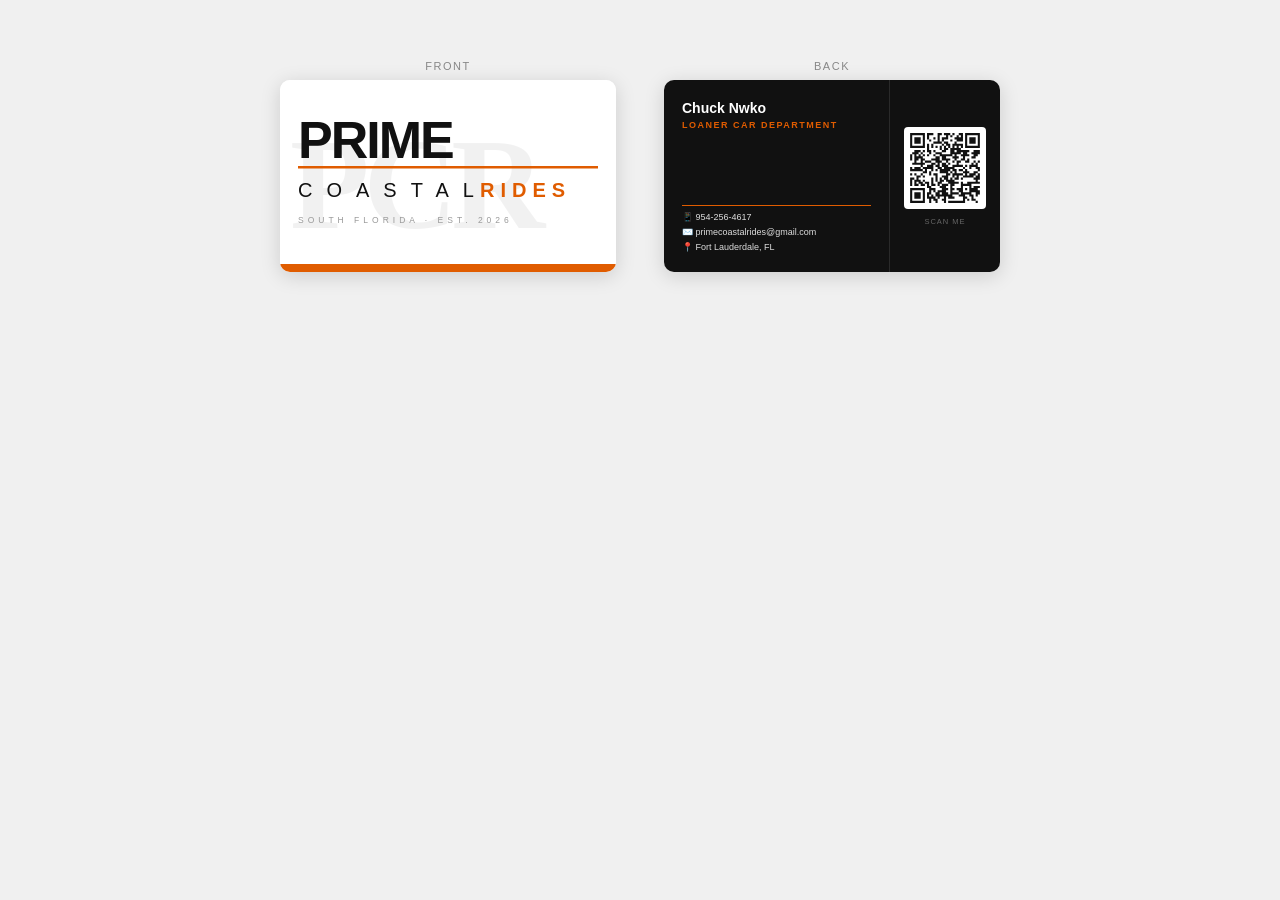
<file: cards/card-chuck-nwko.html>
<!DOCTYPE html>
<html lang="en">
<head>
<meta charset="UTF-8"/>
<title>Business Card — Chuck Nwko</title>
<style>
* { margin: 0; padding: 0; box-sizing: border-box; }
body { background: #f0f0f0; display: flex; gap: 48px; justify-content: center; align-items: flex-start; padding: 60px 40px; font-family: Arial, sans-serif; flex-wrap: wrap; }
.side-label { font-size: 11px; color: #888; text-align: center; margin-bottom: 8px; letter-spacing: 1.5px; text-transform: uppercase; }
.card { width: 3.5in; height: 2in; border-radius: 10px; overflow: hidden; position: relative; box-shadow: 0 4px 20px rgba(0,0,0,0.15); }
/* FRONT */
.card-front { background: #ffffff; display: flex; align-items: center; justify-content: center; }
/* BACK */
.card-back { background: #111111; display: flex; }
.back-left { flex: 1; padding: 20px 18px; display: flex; flex-direction: column; justify-content: space-between; border-right: 0.5px solid #2a2a2a; }
.back-right { width: 110px; display: flex; flex-direction: column; align-items: center; justify-content: center; gap: 8px; padding: 16px 12px; }
.back-name { font-family: 'Arial Black', sans-serif; font-size: 14px; font-weight: 900; color: #ffffff; line-height: 1.2; }
.back-title { font-size: 9px; color: #e05c00; font-weight: 600; letter-spacing: 1.5px; text-transform: uppercase; margin-top: 3px; }
.back-divider { height: 1px; background: #e05c00; width: 100%; margin: 6px 0; }
.back-contact { display: flex; flex-direction: column; gap: 5px; }
.back-line { font-size: 9px; color: #aaaaaa; }
.back-line span { color: #dddddd; }
.qr-box { width: 82px; height: 82px; background: #fff; border-radius: 4px; display: flex; align-items: center; justify-content: center; }
.scan-label { font-size: 7.5px; color: #666; letter-spacing: 1px; text-transform: uppercase; }
</style>
</head>
<body>

<div>
  <div class="side-label">Front</div>
  <div class="card card-front">
    <svg viewBox="0 0 336 192" xmlns="http://www.w3.org/2000/svg" width="336" height="192">
      <rect width="336" height="192" fill="#ffffff"/>
      <text x="10" y="148" font-family="Georgia,serif" font-size="130" font-weight="700" fill="#111" opacity="0.055" letter-spacing="-6">PCR</text>
      <text x="18" y="78" font-family="Arial Black,sans-serif" font-size="52" font-weight="900" fill="#111111" letter-spacing="-2">PRIME</text>
      <rect x="18" y="86" width="300" height="2.5" fill="#e05c00"/>
      <text x="18" y="117" font-family="Arial,sans-serif" font-size="20" font-weight="200" fill="#111111" letter-spacing="14">COASTAL</text>
      <text x="200" y="117" font-family="Arial Black,sans-serif" font-size="20" font-weight="900" fill="#e05c00" letter-spacing="6">RIDES</text>
      <text x="18" y="143" font-family="Arial,sans-serif" font-size="8.5" fill="#999999" letter-spacing="4">SOUTH FLORIDA  ·  EST. 2026</text>
      <rect x="0" y="184" width="336" height="8" fill="#e05c00"/>
    </svg>
  </div>
</div>

<div>
  <div class="side-label">Back</div>
  <div class="card card-back">
    <div class="back-left">
      <div>
        <div class="back-name">Chuck Nwko</div>
        <div class="back-title">Loaner Car Department</div>
      </div>
      <div>
        <div class="back-divider"></div>
        <div class="back-contact">
          <div class="back-line">📱 <span>954-256-4617</span></div>
          <div class="back-line">✉️ <span>primecoastalrides@gmail.com</span></div>
          <div class="back-line">📍 <span>Fort Lauderdale, FL</span></div>
        </div>
      </div>
    </div>
    <div class="back-right">
      <div class="qr-box">
        <svg viewBox="0 0 35 35" width="74" height="74" xmlns="http://www.w3.org/2000/svg">
          <rect width="35" height="35" fill="#ffffff"/>
          <path d="M1,1H2V2H1zM2,1H3V2H2zM3,1H4V2H3zM4,1H5V2H4zM5,1H6V2H5zM6,1H7V2H6zM7,1H8V2H7zM9,1H10V2H9zM10,1H11V2H10zM11,1H12V2H11zM14,1H15V2H14zM15,1H16V2H15zM17,1H18V2H17zM18,1H19V2H18zM19,1H20V2H19zM21,1H22V2H21zM24,1H25V2H24zM25,1H26V2H25zM27,1H28V2H27zM28,1H29V2H28zM29,1H30V2H29zM30,1H31V2H30zM31,1H32V2H31zM32,1H33V2H32zM33,1H34V2H33zM1,2H2V3H1zM7,2H8V3H7zM9,2H10V3H9zM14,2H15V3H14zM18,2H19V3H18zM20,2H21V3H20zM23,2H24V3H23zM25,2H26V3H25zM27,2H28V3H27zM33,2H34V3H33zM1,3H2V4H1zM3,3H4V4H3zM4,3H5V4H4zM5,3H6V4H5zM7,3H8V4H7zM9,3H10V4H9zM12,3H13V4H12zM14,3H15V4H14zM16,3H17V4H16zM17,3H18V4H17zM18,3H19V4H18zM22,3H23V4H22zM23,3H24V4H23zM24,3H25V4H24zM25,3H26V4H25zM27,3H28V4H27zM29,3H30V4H29zM30,3H31V4H30zM31,3H32V4H31zM33,3H34V4H33zM1,4H2V5H1zM3,4H4V5H3zM4,4H5V5H4zM5,4H6V5H5zM7,4H8V5H7zM10,4H11V5H10zM14,4H15V5H14zM16,4H17V5H16zM20,4H21V5H20zM23,4H24V5H23zM24,4H25V5H24zM25,4H26V5H25zM27,4H28V5H27zM29,4H30V5H29zM30,4H31V5H30zM31,4H32V5H31zM33,4H34V5H33zM1,5H2V6H1zM3,5H4V6H3zM4,5H5V6H4zM5,5H6V6H5zM7,5H8V6H7zM12,5H13V6H12zM13,5H14V6H13zM14,5H15V6H14zM15,5H16V6H15zM17,5H18V6H17zM18,5H19V6H18zM22,5H23V6H22zM27,5H28V6H27zM29,5H30V6H29zM30,5H31V6H30zM31,5H32V6H31zM33,5H34V6H33zM1,6H2V7H1zM7,6H8V7H7zM9,6H10V7H9zM11,6H12V7H11zM16,6H17V7H16zM18,6H19V7H18zM19,6H20V7H19zM21,6H22V7H21zM22,6H23V7H22zM23,6H24V7H23zM24,6H25V7H24zM25,6H26V7H25zM27,6H28V7H27zM33,6H34V7H33zM1,7H2V8H1zM2,7H3V8H2zM3,7H4V8H3zM4,7H5V8H4zM5,7H6V8H5zM6,7H7V8H6zM7,7H8V8H7zM9,7H10V8H9zM11,7H12V8H11zM13,7H14V8H13zM15,7H16V8H15zM17,7H18V8H17zM19,7H20V8H19zM21,7H22V8H21zM23,7H24V8H23zM25,7H26V8H25zM27,7H28V8H27zM28,7H29V8H28zM29,7H30V8H29zM30,7H31V8H30zM31,7H32V8H31zM32,7H33V8H32zM33,7H34V8H33zM9,8H10V9H9zM15,8H16V9H15zM17,8H18V9H17zM18,8H19V9H18zM20,8H21V9H20zM21,8H22V9H21zM22,8H23V9H22zM23,8H24V9H23zM24,8H25V9H24zM3,9H4V10H3zM4,9H5V10H4zM5,9H6V10H5zM7,9H8V10H7zM9,9H10V10H9zM10,9H11V10H10zM12,9H13V10H12zM16,9H17V10H16zM17,9H18V10H17zM20,9H21V10H20zM21,9H22V10H21zM23,9H24V10H23zM24,9H25V10H24zM25,9H26V10H25zM26,9H27V10H26zM27,9H28V10H27zM28,9H29V10H28zM31,9H32V10H31zM32,9H33V10H32zM33,9H34V10H33zM2,10H3V11H2zM3,10H4V11H3zM4,10H5V11H4zM6,10H7V11H6zM10,10H11V11H10zM13,10H14V11H13zM14,10H15V11H14zM15,10H16V11H15zM20,10H21V11H20zM21,10H22V11H21zM22,10H23V11H22zM23,10H24V11H23zM24,10H25V11H24zM26,10H27V11H26zM27,10H28V11H27zM30,10H31V11H30zM31,10H32V11H31zM32,10H33V11H32zM33,10H34V11H33zM1,11H2V12H1zM3,11H4V12H3zM5,11H6V12H5zM7,11H8V12H7zM9,11H10V12H9zM12,11H13V12H12zM15,11H16V12H15zM16,11H17V12H16zM17,11H18V12H17zM18,11H19V12H18zM19,11H20V12H19zM20,11H21V12H20zM22,11H23V12H22zM25,11H26V12H25zM26,11H27V12H26zM27,11H28V12H27zM28,11H29V12H28zM31,11H32V12H31zM32,11H33V12H32zM1,12H2V13H1zM3,12H4V13H3zM4,12H5V13H4zM5,12H6V13H5zM6,12H7V13H6zM13,12H14V13H13zM14,12H15V13H14zM16,12H17V13H16zM17,12H18V13H17zM21,12H22V13H21zM22,12H23V13H22zM23,12H24V13H23zM26,12H27V13H26zM30,12H31V13H30zM31,12H32V13H31zM1,13H2V14H1zM3,13H4V14H3zM4,13H5V14H4zM6,13H7V14H6zM7,13H8V14H7zM11,13H12V14H11zM12,13H13V14H12zM13,13H14V14H13zM14,13H15V14H14zM16,13H17V14H16zM17,13H18V14H17zM18,13H19V14H18zM19,13H20V14H19zM22,13H23V14H22zM25,13H26V14H25zM26,13H27V14H26zM28,13H29V14H28zM3,14H4V15H3zM6,14H7V15H6zM8,14H9V15H8zM9,14H10V15H9zM10,14H11V15H10zM13,14H14V15H13zM14,14H15V15H14zM15,14H16V15H15zM18,14H19V15H18zM21,14H22V15H21zM23,14H24V15H23zM24,14H25V15H24zM27,14H28V15H27zM28,14H29V15H28zM31,14H32V15H31zM33,14H34V15H33zM2,15H3V16H2zM3,15H4V16H3zM4,15H5V16H4zM5,15H6V16H5zM6,15H7V16H6zM7,15H8V16H7zM11,15H12V16H11zM12,15H13V16H12zM14,15H15V16H14zM16,15H17V16H16zM17,15H18V16H17zM19,15H20V16H19zM23,15H24V16H23zM30,15H31V16H30zM32,15H33V16H32zM6,16H7V17H6zM9,16H10V17H9zM10,16H11V17H10zM11,16H12V17H11zM13,16H14V17H13zM14,16H15V17H14zM16,16H17V17H16zM17,16H18V17H17zM18,16H19V17H18zM21,16H22V17H21zM22,16H23V17H22zM23,16H24V17H23zM24,16H25V17H24zM25,16H26V17H25zM27,16H28V17H27zM29,16H30V17H29zM30,16H31V17H30zM31,16H32V17H31zM32,16H33V17H32zM1,17H2V18H1zM3,17H4V18H3zM4,17H5V18H4zM5,17H6V18H5zM7,17H8V18H7zM8,17H9V18H8zM9,17H10V18H9zM10,17H11V18H10zM11,17H12V18H11zM14,17H15V18H14zM15,17H16V18H15zM17,17H18V18H17zM18,17H19V18H18zM19,17H20V18H19zM20,17H21V18H20zM21,17H22V18H21zM26,17H27V18H26zM29,17H30V18H29zM32,17H33V18H32zM33,17H34V18H33zM1,18H2V19H1zM2,18H3V19H2zM3,18H4V19H3zM4,18H5V19H4zM5,18H6V19H5zM6,18H7V19H6zM8,18H9V19H8zM11,18H12V19H11zM13,18H14V19H13zM15,18H16V19H15zM16,18H17V19H16zM17,18H18V19H17zM18,18H19V19H18zM19,18H20V19H19zM21,18H22V19H21zM22,18H23V19H22zM24,18H25V19H24zM25,18H26V19H25zM27,18H28V19H27zM33,18H34V19H33zM7,19H8V20H7zM8,19H9V20H8zM10,19H11V20H10zM15,19H16V20H15zM16,19H17V20H16zM17,19H18V20H17zM18,19H19V20H18zM20,19H21V20H20zM22,19H23V20H22zM26,19H27V20H26zM27,19H28V20H27zM28,19H29V20H28zM31,19H32V20H31zM32,19H33V20H32zM1,20H2V21H1zM3,20H4V21H3zM6,20H7V21H6zM10,20H11V21H10zM12,20H13V21H12zM13,20H14V21H13zM18,20H19V21H18zM19,20H20V21H19zM21,20H22V21H21zM22,20H23V21H22zM23,20H24V21H23zM24,20H25V21H24zM25,20H26V21H25zM27,20H28V21H27zM29,20H30V21H29zM30,20H31V21H30zM31,20H32V21H31zM33,20H34V21H33zM4,21H5V22H4zM5,21H6V22H5zM7,21H8V22H7zM13,21H14V22H13zM16,21H17V22H16zM17,21H18V22H17zM18,21H19V22H18zM21,21H22V22H21zM23,21H24V22H23zM26,21H27V22H26zM27,21H28V22H27zM28,21H29V22H28zM29,21H30V22H29zM30,21H31V22H30zM32,21H33V22H32zM33,21H34V22H33zM1,22H2V23H1zM2,22H3V23H2zM4,22H5V23H4zM11,22H12V23H11zM13,22H14V23H13zM15,22H16V23H15zM17,22H18V23H17zM18,22H19V23H18zM20,22H21V23H20zM22,22H23V23H22zM23,22H24V23H23zM25,22H26V23H25zM31,22H32V23H31zM32,22H33V23H32zM33,22H34V23H33zM1,23H2V24H1zM3,23H4V24H3zM4,23H5V24H4zM5,23H6V24H5zM7,23H8V24H7zM11,23H12V24H11zM13,23H14V24H13zM15,23H16V24H15zM16,23H17V24H16zM18,23H19V24H18zM19,23H20V24H19zM20,23H21V24H20zM21,23H22V24H21zM32,23H33V24H32zM1,24H2V25H1zM3,24H4V25H3zM5,24H6V25H5zM6,24H7V25H6zM8,24H9V25H8zM9,24H10V25H9zM11,24H12V25H11zM14,24H15V25H14zM15,24H16V25H15zM19,24H20V25H19zM20,24H21V25H20zM21,24H22V25H21zM22,24H23V25H22zM23,24H24V25H23zM25,24H26V25H25zM28,24H29V25H28zM29,24H30V25H29zM30,24H31V25H30zM31,24H32V25H31zM32,24H33V25H32zM33,24H34V25H33zM1,25H2V26H1zM3,25H4V26H3zM4,25H5V26H4zM6,25H7V26H6zM7,25H8V26H7zM9,25H10V26H9zM11,25H12V26H11zM12,25H13V26H12zM14,25H15V26H14zM16,25H17V26H16zM17,25H18V26H17zM18,25H19V26H18zM20,25H21V26H20zM21,25H22V26H21zM25,25H26V26H25zM26,25H27V26H26zM27,25H28V26H27zM28,25H29V26H28zM29,25H30V26H29zM9,26H10V27H9zM10,26H11V27H10zM15,26H16V27H15zM16,26H17V27H16zM17,26H18V27H17zM20,26H21V27H20zM25,26H26V27H25zM29,26H30V27H29zM31,26H32V27H31zM32,26H33V27H32zM33,26H34V27H33zM1,27H2V28H1zM2,27H3V28H2zM3,27H4V28H3zM4,27H5V28H4zM5,27H6V28H5zM6,27H7V28H6zM7,27H8V28H7zM10,27H11V28H10zM11,27H12V28H11zM12,27H13V28H12zM16,27H17V28H16zM17,27H18V28H17zM18,27H19V28H18zM20,27H21V28H20zM21,27H22V28H21zM23,27H24V28H23zM24,27H25V28H24zM25,27H26V28H25zM27,27H28V28H27zM29,27H30V28H29zM30,27H31V28H30zM31,27H32V28H31zM32,27H33V28H32zM1,28H2V29H1zM7,28H8V29H7zM10,28H11V29H10zM12,28H13V29H12zM14,28H15V29H14zM15,28H16V29H15zM16,28H17V29H16zM17,28H18V29H17zM20,28H21V29H20zM24,28H25V29H24zM25,28H26V29H25zM29,28H30V29H29zM30,28H31V29H30zM31,28H32V29H31zM32,28H33V29H32zM33,28H34V29H33zM1,29H2V30H1zM3,29H4V30H3zM4,29H5V30H4zM5,29H6V30H5zM7,29H8V30H7zM9,29H10V30H9zM10,29H11V30H10zM13,29H14V30H13zM14,29H15V30H14zM16,29H17V30H16zM17,29H18V30H17zM18,29H19V30H18zM20,29H21V30H20zM21,29H22V30H21zM22,29H23V30H22zM23,29H24V30H23zM25,29H26V30H25zM26,29H27V30H26zM27,29H28V30H27zM28,29H29V30H28zM29,29H30V30H29zM32,29H33V30H32zM33,29H34V30H33zM1,30H2V31H1zM3,30H4V31H3zM4,30H5V31H4zM5,30H6V31H5zM7,30H8V31H7zM9,30H10V31H9zM11,30H12V31H11zM13,30H14V31H13zM14,30H15V31H14zM15,30H16V31H15zM16,30H17V31H16zM17,30H18V31H17zM18,30H19V31H18zM19,30H20V31H19zM20,30H21V31H20zM24,30H25V31H24zM25,30H26V31H25zM26,30H27V31H26zM29,30H30V31H29zM30,30H31V31H30zM32,30H33V31H32zM1,31H2V32H1zM3,31H4V32H3zM4,31H5V32H4zM5,31H6V32H5zM7,31H8V32H7zM9,31H10V32H9zM10,31H11V32H10zM11,31H12V32H11zM12,31H13V32H12zM14,31H15V32H14zM17,31H18V32H17zM19,31H20V32H19zM20,31H21V32H20zM21,31H22V32H21zM26,31H27V32H26zM27,31H28V32H27zM30,31H31V32H30zM1,32H2V33H1zM7,32H8V33H7zM10,32H11V33H10zM12,32H13V33H12zM13,32H14V33H13zM16,32H17V33H16zM17,32H18V33H17zM26,32H27V33H26zM28,32H29V33H28zM30,32H31V33H30zM31,32H32V33H31zM1,33H2V34H1zM2,33H3V34H2zM3,33H4V34H3zM4,33H5V34H4zM5,33H6V34H5zM6,33H7V34H6zM7,33H8V34H7zM10,33H11V34H10zM13,33H14V34H13zM17,33H18V34H17zM19,33H20V34H19zM20,33H21V34H20zM21,33H22V34H21zM22,33H23V34H22zM23,33H24V34H23zM24,33H25V34H24zM25,33H26V34H25zM26,33H27V34H26zM32,33H33V34H32z" fill="#111111"/>
        </svg>
      </div>
      <div class="scan-label">Scan me</div>
    </div>
  </div>
</div>

</body>
</html>
</file>
<file: styles.css>
* {
  margin: 0;
  padding: 0;
  box-sizing: border-box;
}

:root {
  --black: #111111;
  --dark: #222222;
  --gray: #666666;
  --light-gray: #f4f4f4;
  --border: #e0e0e0;
  --accent: #e05c00;
  --white: #ffffff;
  --font: 'Inter', system-ui, -apple-system, sans-serif;
}

body {
  font-family: var(--font);
  color: var(--dark);
  background: var(--white);
  line-height: 1.6;
}

a {
  text-decoration: none;
  color: inherit;
}

img {
  max-width: 100%;
  display: block;
}

/* ── NAV ── */
nav {
  position: sticky;
  top: 0;
  z-index: 100;
  background: var(--white);
  border-bottom: 1px solid var(--border);
  padding: 0 40px;
  display: flex;
  align-items: center;
  justify-content: space-between;
  height: 64px;
}

.nav-logo-img {
  height: 40px;
  width: auto;
  display: block;
}

.hero-logo {
  width: 420px;
  max-width: 90%;
  margin: 0 auto 28px;
  display: block;
}

.nav-logo {
  font-size: 1.2rem;
  font-weight: 700;
  letter-spacing: -0.5px;
  color: var(--black);
}

.nav-logo span {
  color: var(--accent);
}

.nav-links {
  display: flex;
  gap: 32px;
  list-style: none;
}

.nav-links a {
  font-size: 0.9rem;
  font-weight: 500;
  color: var(--gray);
  transition: color 0.2s;
}

.nav-links a:hover,
.nav-links a.active {
  color: var(--black);
}

.nav-cta {
  background: var(--accent);
  color: var(--white) !important;
  padding: 8px 20px;
  border-radius: 6px;
  font-weight: 600 !important;
  transition: opacity 0.2s !important;
}

.nav-cta:hover {
  opacity: 0.85;
  color: var(--white) !important;
}

.nav-toggle-input {
  display: none;
}

.nav-toggle {
  display: none;
  flex-direction: column;
  justify-content: center;
  gap: 5px;
  width: 32px;
  height: 32px;
  cursor: pointer;
}

.nav-toggle span {
  display: block;
  width: 100%;
  height: 2px;
  background: var(--black);
}

/* ── HERO ── */
.hero {
  padding: 100px 40px;
  max-width: 800px;
  margin: 0 auto;
  text-align: center;
}

.hero-tag {
  display: inline-block;
  background: var(--light-gray);
  color: var(--gray);
  font-size: 0.8rem;
  font-weight: 600;
  letter-spacing: 1px;
  text-transform: uppercase;
  padding: 6px 14px;
  border-radius: 20px;
  margin-bottom: 24px;
}

.hero h1 {
  font-size: clamp(2rem, 5vw, 3.2rem);
  font-weight: 800;
  line-height: 1.15;
  color: var(--black);
  margin-bottom: 20px;
  letter-spacing: -1px;
}

.hero h1 span {
  color: var(--accent);
}

.hero p {
  font-size: 1.1rem;
  color: var(--gray);
  max-width: 520px;
  margin: 0 auto 36px;
}

.btn {
  display: inline-block;
  padding: 14px 32px;
  border-radius: 8px;
  font-weight: 600;
  font-size: 0.95rem;
  transition: all 0.2s;
  cursor: pointer;
}

.btn-primary {
  background: var(--accent);
  color: var(--white);
}

.btn-primary:hover {
  opacity: 0.88;
}

.btn-outline {
  border: 1.5px solid var(--border);
  color: var(--dark);
  margin-left: 12px;
}

.btn-outline:hover {
  border-color: var(--dark);
}

/* ── SECTION ── */
section {
  padding: 80px 40px;
}

.section-label {
  font-size: 0.75rem;
  font-weight: 700;
  letter-spacing: 1.5px;
  text-transform: uppercase;
  color: var(--accent);
  margin-bottom: 10px;
}

.section-title {
  font-size: clamp(1.5rem, 3vw, 2rem);
  font-weight: 800;
  color: var(--black);
  letter-spacing: -0.5px;
  margin-bottom: 16px;
}

.section-sub {
  color: var(--gray);
  font-size: 1rem;
  max-width: 500px;
  margin-bottom: 48px;
}

/* ── HOW IT WORKS ── */
.steps {
  max-width: 960px;
  margin: 0 auto;
}

.steps-grid {
  display: grid;
  grid-template-columns: repeat(auto-fit, minmax(200px, 1fr));
  gap: 32px;
}

.step {
  text-align: center;
  padding: 32px 20px;
  border: 1px solid var(--border);
  border-radius: 12px;
}

.step-num {
  width: 40px;
  height: 40px;
  background: var(--light-gray);
  border-radius: 50%;
  display: flex;
  align-items: center;
  justify-content: center;
  font-weight: 800;
  font-size: 0.9rem;
  margin: 0 auto 16px;
  color: var(--accent);
}

.step h3 {
  font-size: 1rem;
  font-weight: 700;
  margin-bottom: 8px;
}

.step p {
  font-size: 0.88rem;
  color: var(--gray);
}

/* ── CAR CARDS ── */
.fleet-grid {
  display: grid;
  grid-template-columns: repeat(auto-fill, minmax(280px, 1fr));
  gap: 24px;
  max-width: 1100px;
  margin: 0 auto;
}

.car-card {
  border: 1px solid var(--border);
  border-radius: 12px;
  overflow: hidden;
  transition: box-shadow 0.2s, transform 0.2s;
}

.car-card:hover {
  box-shadow: 0 8px 24px rgba(0,0,0,0.08);
  transform: translateY(-2px);
}

.car-img {
  width: 100%;
  height: 190px;
  background: var(--light-gray);
  display: flex;
  align-items: center;
  justify-content: center;
  color: var(--gray);
  font-size: 0.85rem;
  position: relative;
}

.stock-photo-tag {
  position: absolute;
  bottom: 8px;
  right: 8px;
  background: rgba(0,0,0,0.65);
  color: #fff;
  font-size: 0.65rem;
  font-weight: 600;
  padding: 3px 8px;
  border-radius: 10px;
  letter-spacing: 0.3px;
}

.car-img svg {
  width: 64px;
  height: 64px;
  opacity: 0.25;
}

.car-img img {
  width: 100%;
  height: 100%;
  object-fit: cover;
}

.type-tag {
  display: inline-block;
  font-size: 0.68rem;
  font-weight: 700;
  text-transform: uppercase;
  letter-spacing: 0.6px;
  padding: 3px 9px;
  border-radius: 20px;
  margin-bottom: 8px;
  margin-left: 6px;
  background: var(--light-gray);
  color: var(--dark);
}

.car-info {
  padding: 20px;
}

.car-badge {
  display: inline-block;
  font-size: 0.72rem;
  font-weight: 700;
  text-transform: uppercase;
  letter-spacing: 0.8px;
  padding: 3px 10px;
  border-radius: 20px;
  margin-bottom: 10px;
}

.badge-available {
  background: #e6f9ef;
  color: #1a7a42;
}

.badge-sold {
  background: #fef0f0;
  color: #b91c1c;
}

.badge-pending {
  background: #fff7e6;
  color: #b45309;
}

.badge-coming-soon {
  background: #eef2ff;
  color: #4338ca;
}

.car-info h3 {
  font-size: 1.05rem;
  font-weight: 700;
  margin-bottom: 4px;
}

.car-specs {
  display: flex;
  gap: 12px;
  margin: 10px 0;
  flex-wrap: wrap;
}

.car-spec {
  font-size: 0.8rem;
  color: var(--gray);
  display: flex;
  align-items: center;
  gap: 4px;
}

.car-price {
  font-size: 1.2rem;
  font-weight: 800;
  color: var(--black);
  margin-top: 12px;
}

.car-cta {
  margin-top: 16px;
  width: 100%;
  text-align: center;
  background: var(--black);
  color: var(--white);
  padding: 10px;
  border-radius: 8px;
  font-size: 0.88rem;
  font-weight: 600;
  transition: opacity 0.2s;
  display: block;
}

.car-cta:hover {
  opacity: 0.8;
}

/* ── WHY US ── */
.why-grid {
  display: grid;
  grid-template-columns: repeat(auto-fit, minmax(220px, 1fr));
  gap: 24px;
  max-width: 960px;
  margin: 0 auto;
}

.why-card {
  padding: 28px;
  background: var(--light-gray);
  border-radius: 12px;
}

.why-icon {
  font-size: 1.6rem;
  margin-bottom: 12px;
}

.why-card h3 {
  font-size: 0.95rem;
  font-weight: 700;
  margin-bottom: 6px;
}

.why-card p {
  font-size: 0.85rem;
  color: var(--gray);
}

/* ── ABOUT PAGE ── */
.about-content {
  max-width: 720px;
  margin: 0 auto;
}

.about-content p {
  color: var(--gray);
  margin-bottom: 20px;
  font-size: 1rem;
  line-height: 1.8;
}

.about-highlights {
  display: grid;
  grid-template-columns: repeat(auto-fit, minmax(160px, 1fr));
  gap: 20px;
  margin: 48px 0;
}

.highlight {
  text-align: center;
  padding: 24px;
  border: 1px solid var(--border);
  border-radius: 12px;
}

.highlight-num {
  font-size: 2rem;
  font-weight: 800;
  color: var(--accent);
}

.highlight p {
  font-size: 0.85rem;
  color: var(--gray);
  margin: 0;
}

/* ── CONTACT ── */
.contact-wrap {
  max-width: 600px;
  margin: 0 auto;
}

.contact-form {
  display: flex;
  flex-direction: column;
  gap: 16px;
}

.form-row {
  display: grid;
  grid-template-columns: 1fr 1fr;
  gap: 16px;
}

.form-group {
  display: flex;
  flex-direction: column;
  gap: 6px;
}

.form-group label {
  font-size: 0.85rem;
  font-weight: 600;
  color: var(--dark);
}

.form-group input,
.form-group select,
.form-group textarea {
  padding: 12px 14px;
  border: 1.5px solid var(--border);
  border-radius: 8px;
  font-size: 0.92rem;
  font-family: var(--font);
  color: var(--dark);
  outline: none;
  transition: border-color 0.2s;
  background: var(--white);
}

.form-group input:focus,
.form-group select:focus,
.form-group textarea:focus {
  border-color: var(--dark);
}

.form-group textarea {
  resize: vertical;
  min-height: 120px;
}

.form-submit {
  background: var(--accent);
  color: var(--white);
  border: none;
  padding: 14px;
  border-radius: 8px;
  font-size: 0.95rem;
  font-weight: 700;
  cursor: pointer;
  font-family: var(--font);
  transition: opacity 0.2s;
}

.form-submit:hover {
  opacity: 0.88;
}

.contact-info {
  display: grid;
  grid-template-columns: repeat(auto-fit, minmax(150px, 1fr));
  gap: 16px;
  margin-bottom: 40px;
}

.contact-item {
  padding: 20px;
  background: var(--light-gray);
  border-radius: 10px;
  text-align: center;
}

.contact-item .ci-icon { font-size: 1.3rem; margin-bottom: 8px; }
.contact-item .ci-label { font-size: 0.75rem; color: var(--gray); margin-bottom: 4px; }
.contact-item .ci-value { font-size: 0.78rem; font-weight: 600; word-break: break-all; }

/* ── FOOTER ── */
footer {
  border-top: 1px solid var(--border);
  padding: 32px 40px;
  display: flex;
  align-items: center;
  justify-content: space-between;
  flex-wrap: wrap;
  gap: 12px;
}

.footer-logo {
  font-weight: 700;
  font-size: 1rem;
}

.footer-logo span { color: var(--accent); }

footer p {
  font-size: 0.82rem;
  color: var(--gray);
}

/* ── PAGE HEADER ── */
.page-header {
  background: var(--light-gray);
  padding: 60px 40px;
  text-align: center;
}

.page-header h1 {
  font-size: clamp(1.8rem, 4vw, 2.5rem);
  font-weight: 800;
  letter-spacing: -0.5px;
}

.page-header p {
  color: var(--gray);
  margin-top: 10px;
  font-size: 1rem;
}

/* ── RESPONSIVE ── */
@media (max-width: 860px) {
  .nav-toggle { display: flex; }

  .nav-links {
    position: fixed;
    top: 64px;
    left: 0;
    right: 0;
    flex-direction: column;
    gap: 0;
    background: var(--white);
    border-bottom: 1px solid var(--border);
    max-height: 0;
    overflow: hidden;
    transition: max-height 0.25s ease;
  }

  .nav-links li {
    width: 100%;
  }

  .nav-links a {
    display: block;
    padding: 16px 20px;
    border-top: 1px solid var(--border);
  }

  .nav-cta {
    margin: 12px 20px !important;
    text-align: center;
  }

  .nav-toggle-input:checked ~ .nav-links {
    max-height: 400px;
  }
}

@media (max-width: 640px) {
  nav { padding: 0 20px; }
  section { padding: 60px 20px; }
  .hero { padding: 70px 20px; }
  .hero .btn-outline { margin-left: 0; }
  .hero .btn { display: block; width: 100%; margin: 0 0 12px !important; }
  .form-row { grid-template-columns: 1fr; }
  footer { padding: 24px 20px; flex-direction: column; text-align: center; }
  .page-header { padding: 40px 20px; }
}
</file>
